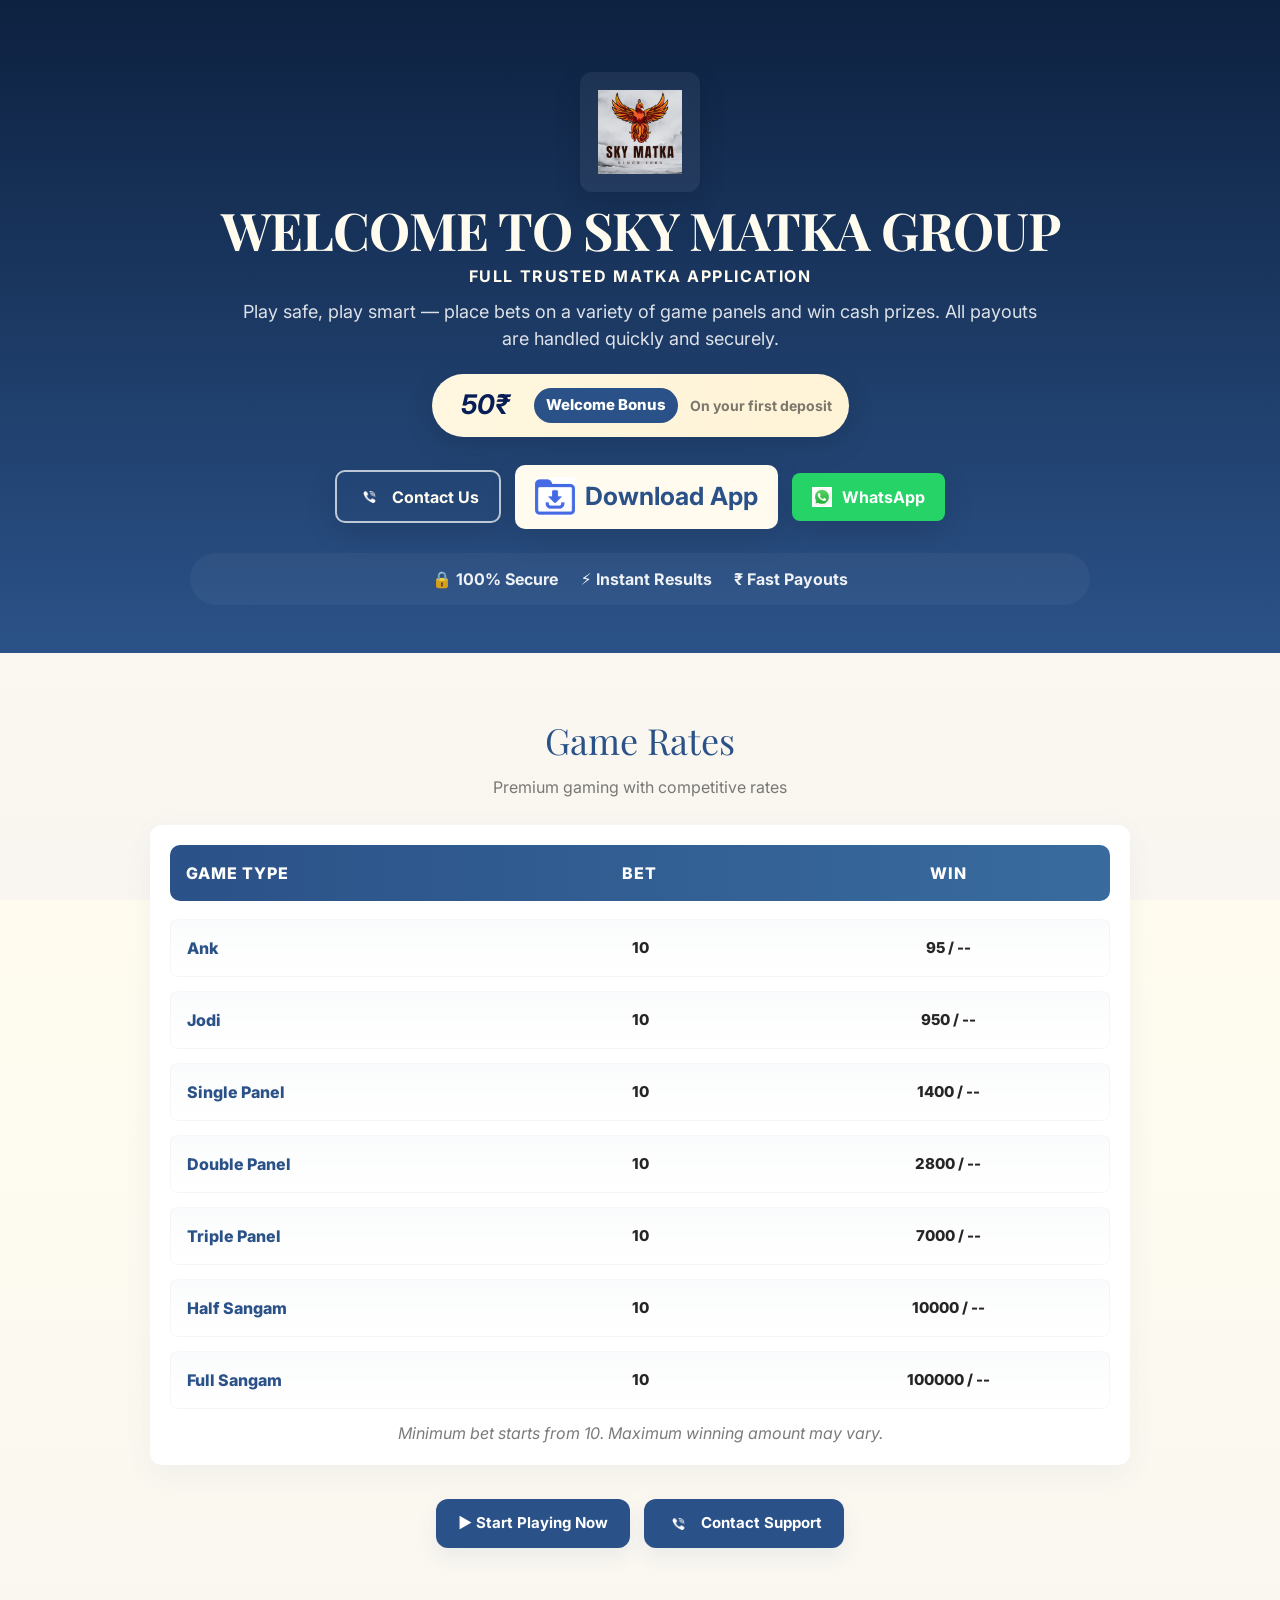
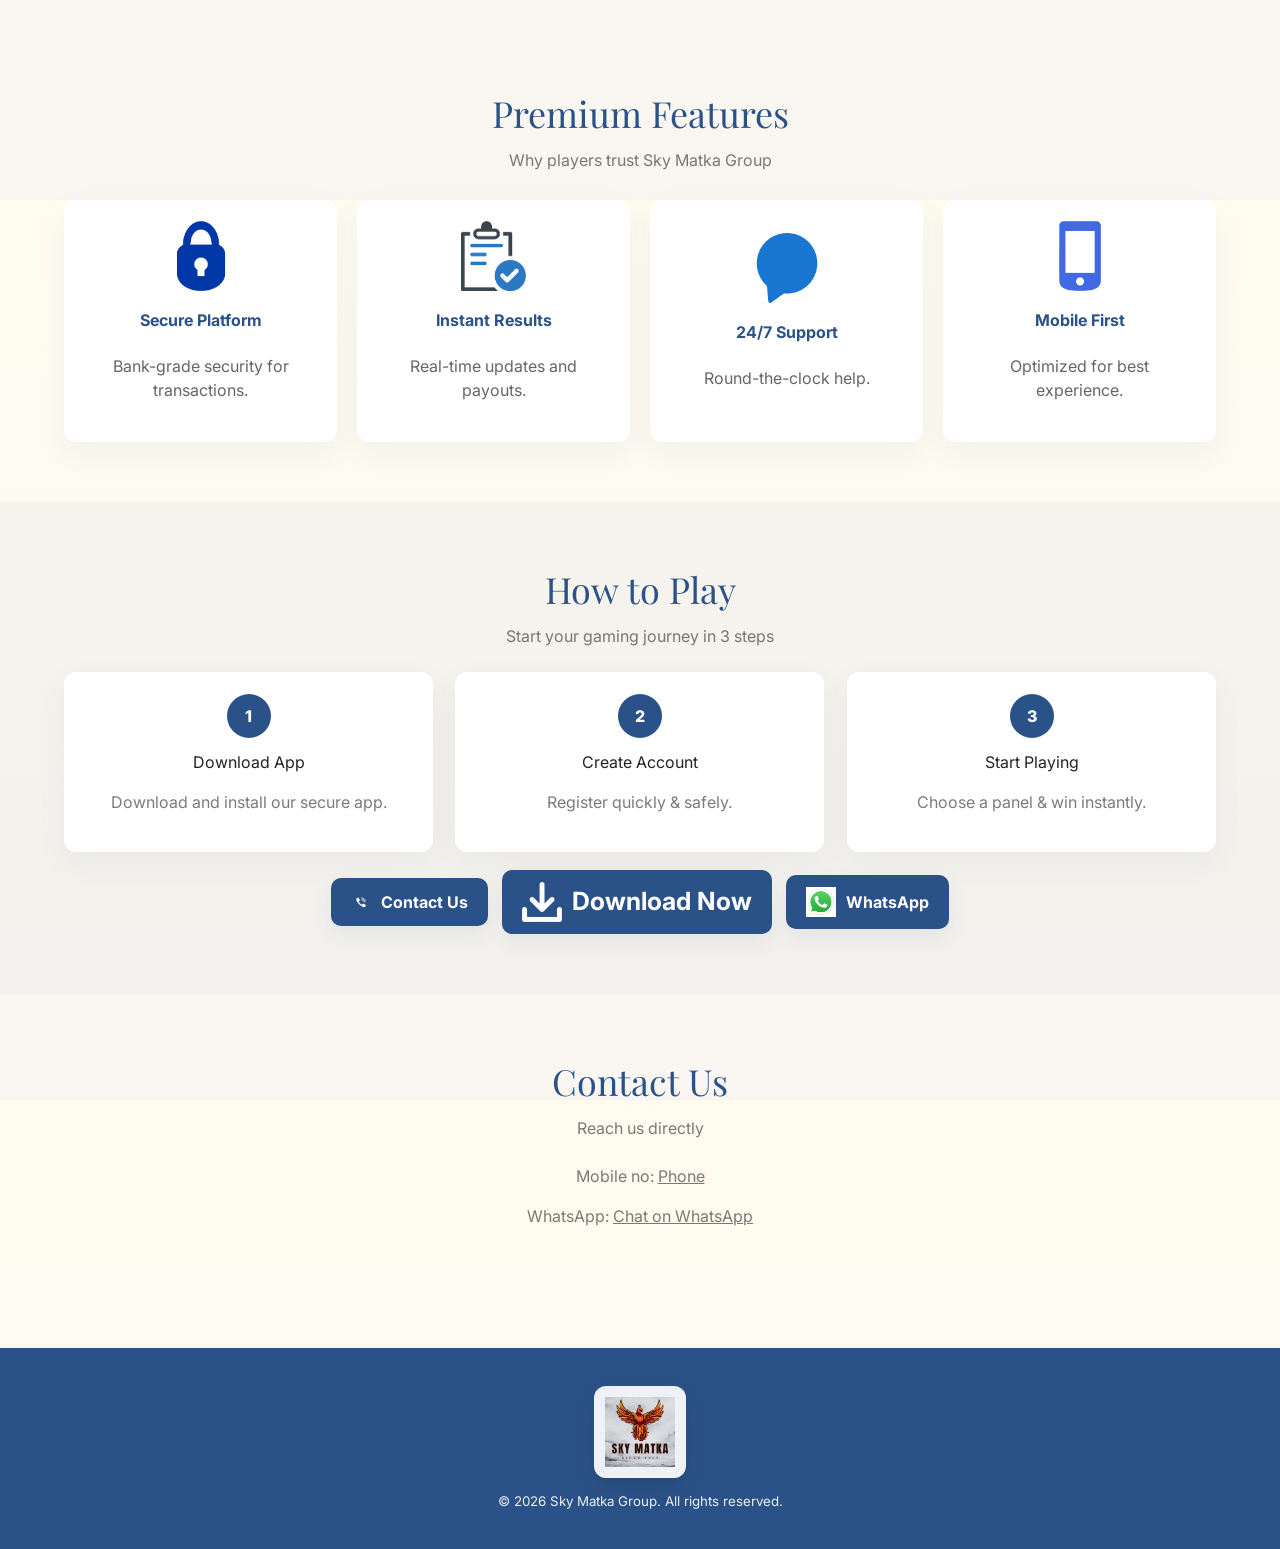
<file: index.html>
<!doctype html>
<html lang="en">
<head>
  <meta charset="utf-8" />
  <meta name="viewport" content="width=device-width,initial-scale=1" />
  <title>Sky Matka Group — Play & Win</title>

  <link rel="shortcut icon" href="public/favicon.ico" type="image/x-icon">
  <link rel="icon" href="public/favicon.ico" type="image/x-icon">

  <!-- Fonts -->
  <link href="https://fonts.googleapis.com/css2?family=Playfair+Display:wght@600;700;900&family=Inter:wght@300;400;600&display=swap" rel="stylesheet">
  <link rel="stylesheet" href="styles.css">
</head>
<body>

  <!-- HERO -->
  <header>
    <div class="container">
      <div class="logo-box" aria-hidden="true">
        <img src="public/logo.png" alt="logo" width="120" height="120">
      </div>

      <h1>WELCOME TO SKY MATKA GROUP</h1>
      <div class="tag">FULL TRUSTED MATKA APPLICATION</div>

      <p class="hero-sub">
        Play safe, play smart — place bets on a variety of game panels and win cash prizes.
        All payouts are handled quickly and securely.
      </p>

      <div>
        <div class="bonus-pill">
          <div class="bonus-value">50₹</div>
          <div class="amount">Welcome Bonus</div>
          <div class="muted small">On your first deposit</div>
        </div>
      </div>

      <div class="cta-row">
        <a class="btn secondary" href="#contact"><img src="public/contac.png" alt="contact" width="25" height="25"> Contact Us</a>

        <!-- All downloads point to the same APK inside /public -->
        <a class="btn download-btn" style="font-size:25px;" href="https://github.com/AnuragGupta181/matka/releases/download/v1/sky_matka.apk" id="hero-download">
          <img src="public/download.png" alt="download" width="40" height="40"> Download App
        </a>

        <!-- WhatsApp -->
        <a class="btn whatsapp" href="https://wa.me/9376462470" rel="noopener" id="hero-whatsapp">
          <img src="public/what.png" alt="WhatsApp" width="20" height="20" aria-hidden="true"> WhatsApp
        </a>
      </div>

      <div class="info-pill" aria-hidden="true">
        <div class="info-item">🔒 100% Secure</div>
        <div class="info-item">⚡ Instant Results</div>
        <div class="info-item">₹ Fast Payouts</div>
      </div>
    </div>
  </header>

  <!-- RATES -->
  <section id="rates" class="section">
    <div class="container">
      <div class="title">Game Rates</div>
      <div class="subtitle">Premium gaming with competitive rates</div>

      <div class="rates-card">
        <div class="rates-head" aria-hidden="true">
          <div>Game Type</div>
          <div class="center">Bet</div>
          <div class="center">Win</div>
        </div>

        <div class="rates-body" role="list">
          <div class="rate-row" role="listitem">
            <div class="rate-type">Ank</div>
            <div class="rate-amount center">10</div>
            <div class="rate-amount center">95 / --</div>
          </div>

          <div class="rate-row" role="listitem">
            <div class="rate-type">Jodi</div>
            <div class="rate-amount center">10</div>
            <div class="rate-amount center">950 / --</div>
          </div>

          <div class="rate-row" role="listitem">
            <div class="rate-type">Single Panel</div>
            <div class="rate-amount center">10</div>
            <div class="rate-amount center">1400 / --</div>
          </div>

          <div class="rate-row" role="listitem">
            <div class="rate-type">Double Panel</div>
            <div class="rate-amount center">10</div>
            <div class="rate-amount center">2800 / --</div>
          </div>

          <div class="rate-row" role="listitem">
            <div class="rate-type">Triple Panel</div>
            <div class="rate-amount center">10</div>
            <div class="rate-amount center">7000 / --</div>
          </div>

          <div class="rate-row" role="listitem">
            <div class="rate-type">Half Sangam</div>
            <div class="rate-amount center">10</div>
            <div class="rate-amount center">10000 / --</div>
          </div>

          <div class="rate-row" role="listitem">
            <div class="rate-type">Full Sangam</div>
            <div class="rate-amount center">10</div>
            <div class="rate-amount center">100000 / --</div>
          </div>
        </div>

        <div class="note">Minimum bet starts from 10. Maximum winning amount may vary.</div>
      </div>

      <div class="big-cta">
        <a class="btn download-btn" href="https://github.com/AnuragGupta181/matka/releases/download/v1/sky_matka.apk" id="rates-download">▶ Start Playing Now</a>
        <a class="btn secondary" href="#contact"><img src="public/contac.png" alt="contact" width="25" height="25"> Contact Support</a>
      </div>
    </div>
  </section>

  <!-- FEATURES -->
  <section class="section">
    <div class="container">
      <div class="title">Premium Features</div>
      <div class="subtitle">Why players trust Sky Matka Group</div>

      <div class="features-grid">
        <div class="feature">
          <div class="icon"><img src="public/lock.png" alt="Secure Platform" width="70" height="70"></div>
          <h4>Secure Platform</h4>
          <p>Bank-grade security for transactions.</p>
        </div>

        <div class="feature">
          <div class="icon"><img src="public/result.png" alt="Instant Results" width="70" height="70"></div>
          <h4>Instant Results</h4>
          <p>Real-time updates and payouts.</p>
        </div>

        <div class="feature">
          <div class="icon"><img src="public/chat.png" alt="24/7 Support" width="70" height="70"></div>
          <h4>24/7 Support</h4>
          <p>Round-the-clock help.</p>
        </div>

        <div class="feature">
          <div class="icon"><img src="public/phone.png" alt="Mobile First" width="70" height="70"></div>
          <h4>Mobile First</h4>
          <p>Optimized for best experience.</p>
        </div>
      </div>
    </div>
  </section>

  <!-- HOW TO PLAY -->
  <section class="section" style="background: rgba(43,82,136,0.03)">
    <div class="container">
      <div class="title">How to Play</div>
      <div class="subtitle">Start your gaming journey in 3 steps</div>

      <div class="steps">
        <div class="step">
          <div class="num">1</div>
          <div class="step-title">Download App</div>
          <p class="muted">Download and install our secure app.</p>
        </div>

        <div class="step">
          <div class="num">2</div>
          <div class="step-title">Create Account</div>
          <p class="muted">Register quickly & safely.</p>
        </div>

        <div class="step">
          <div class="num">3</div>
          <div class="step-title">Start Playing</div>
          <p class="muted">Choose a panel & win instantly.</p>
        </div>
      </div>

      <div class="cta-row">
        <a class="btn secondary" href="#contact"><img src="public/contac.png" alt="contact" width="20" height="20"> Contact Us</a>

        <a class="btn download-btn" style="font-size:25px;" href="https://github.com/AnuragGupta181/matka/releases/download/v1/sky_matka.apk">
          <img src="public/images-removebg-preview.png" alt="Download" width="40" height="40"> Download Now
        </a>

        <a class="btn ghost whatsapp" href="https://wa.me/9376462470">
          <img src="public/what.png" alt="WhatsApp" width="30" height="30" aria-hidden="true"> WhatsApp
        </a>
      </div>
    </div>
  </section>

  <!-- CONTACT SECTION -->
  <section id="contact" class="section">
    <div class="container">
      <div class="title">Contact Us</div>
      <div class="subtitle">Reach us directly</div>

      <div style="max-width:720px;margin:0 auto;text-align:center">
        <p class="muted">Mobile no: <a href="tel:9376462470" class="link-phone" rel="noopener">Phone</a></p>
        <p class="muted">WhatsApp: <a href="https://wa.me/9376462470" target="_blank" rel="noopener" class="link-whatsapp">Chat on WhatsApp</a></p>
      </div>
    </div>
  </section>

  <!-- FOOTER -->
  <footer>
    <div class="container foot-inner">
      <div class="footer-logo" aria-hidden="true">
        <img src="public/logo.png" alt="logo" width="70" height="70">
      </div>
      <small>© <span id="year"></span> Sky Matka Group. All rights reserved.</small>
    </div>
  </footer>

  <script src="app.js"></script>
</body>
</html>
</file>
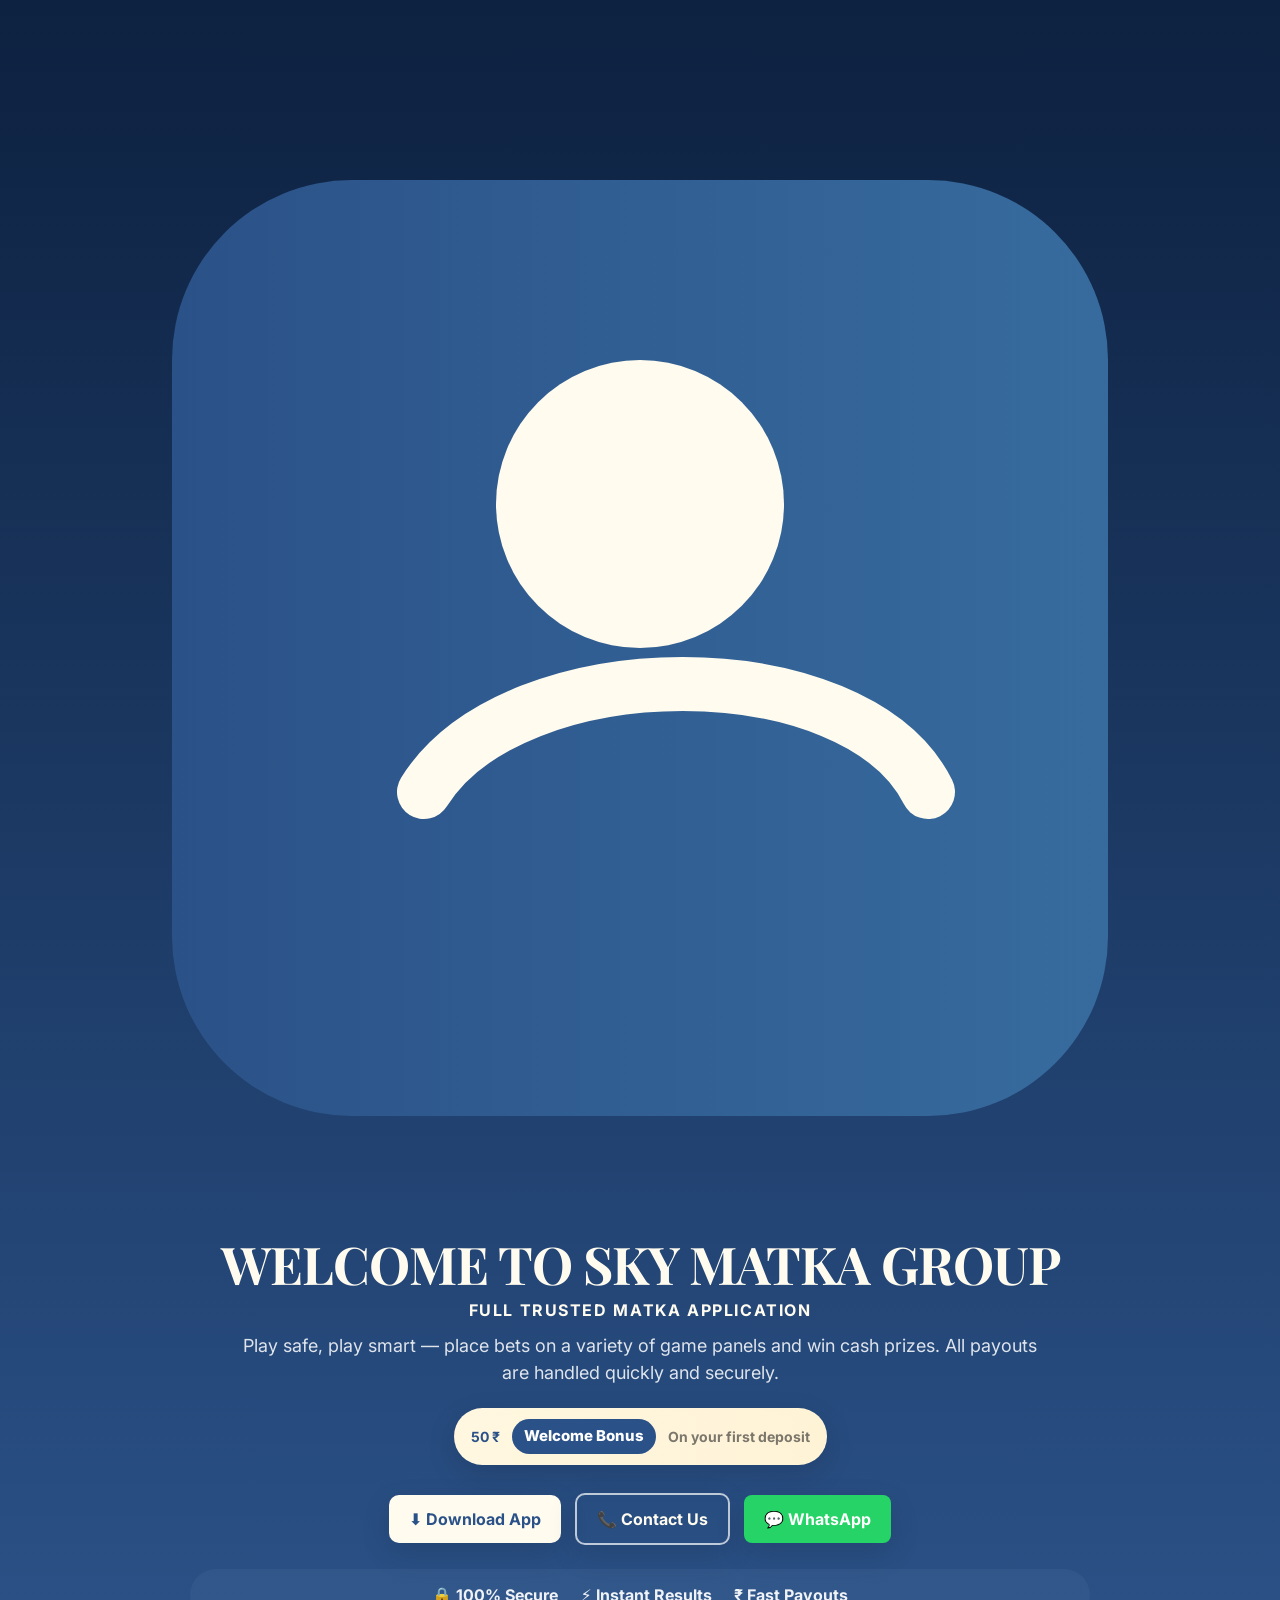
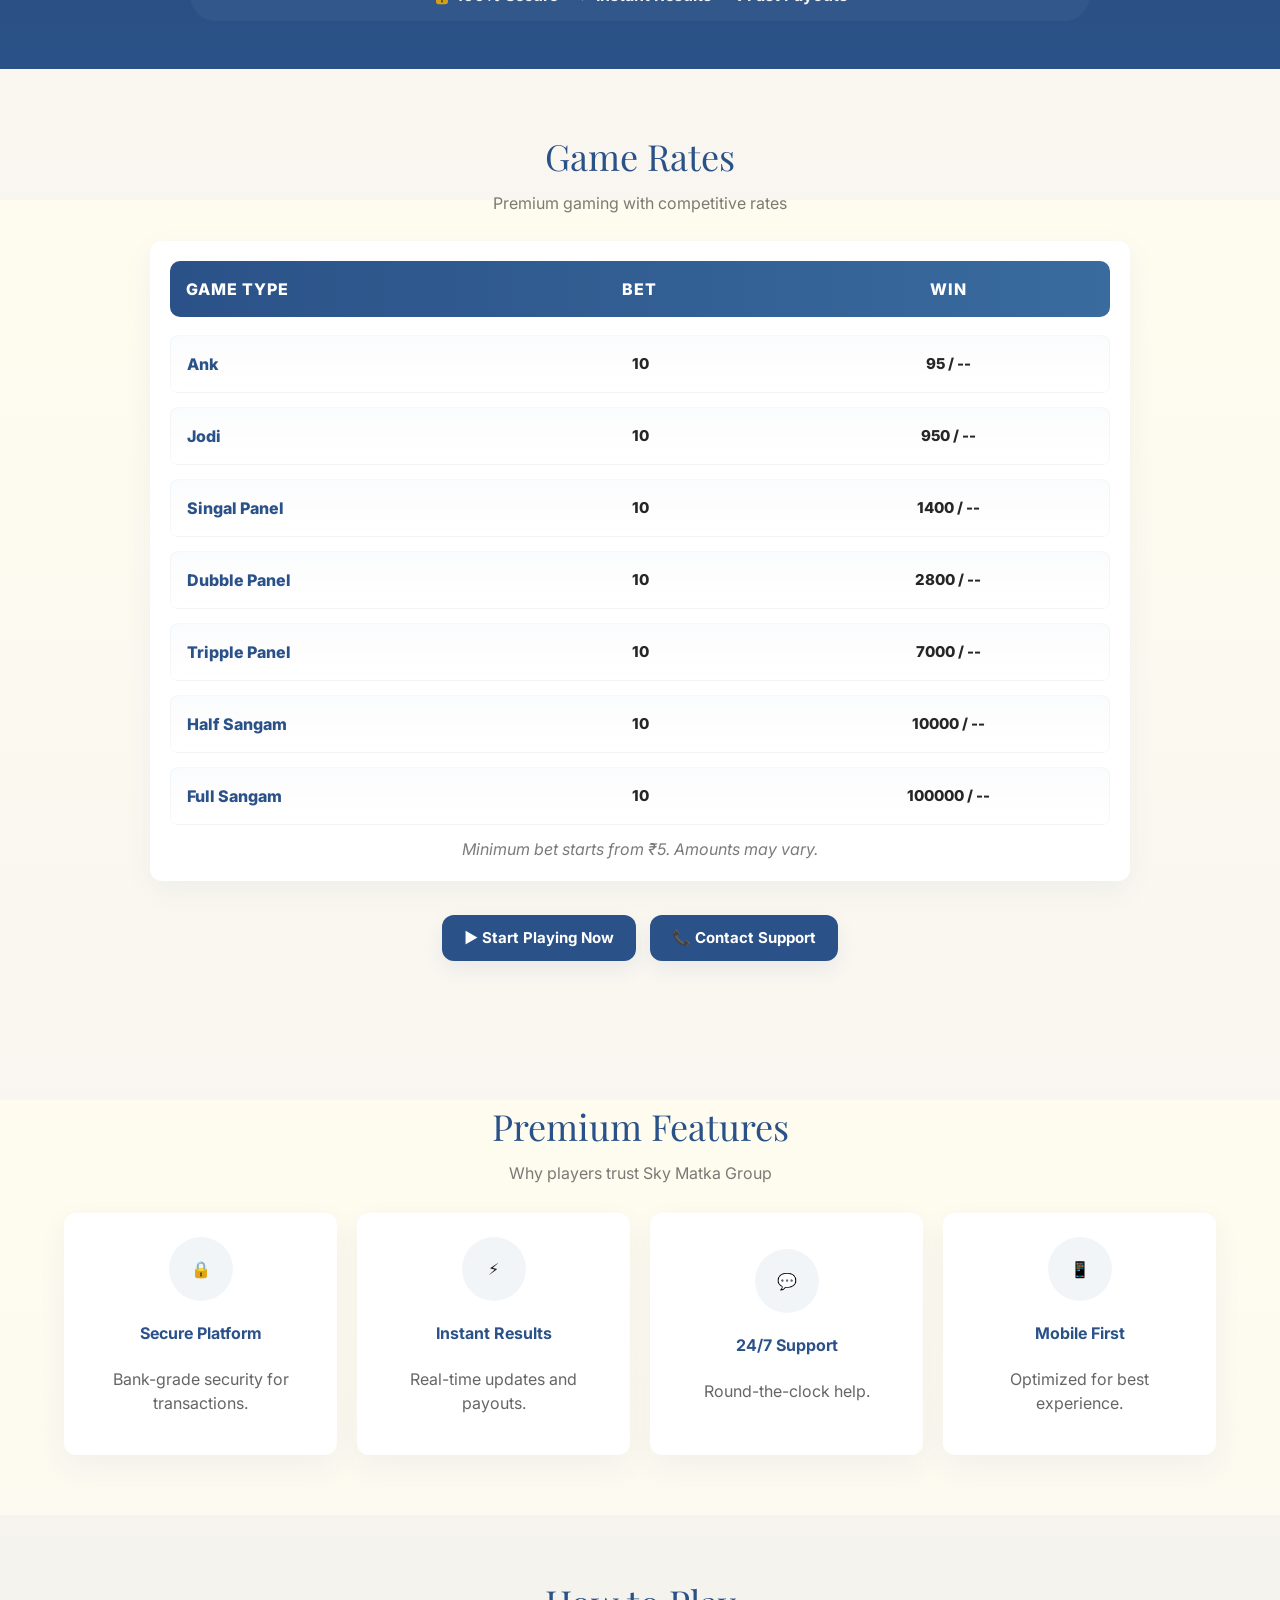
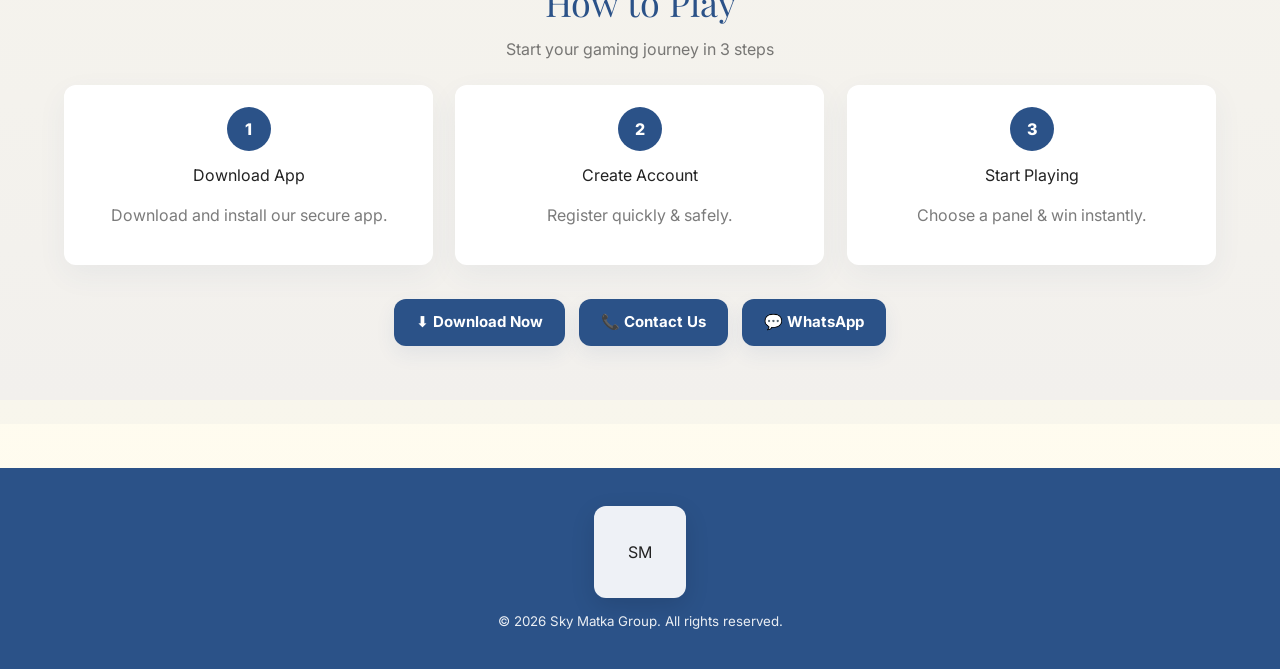
<file: main.html>
<!doctype html>
<html lang="en">
<head>
  <meta charset="utf-8" />
  <meta name="viewport" content="width=device-width,initial-scale=1" />
  <title>Sky Matka Group — Play & Win</title>

  <!-- Fonts: royal heading + clean body -->
  <link href="https://fonts.googleapis.com/css2?family=Playfair+Display:wght@600;700;900&family=Inter:wght@300;400;600&display=swap" rel="stylesheet">

  <link rel="stylesheet" href="styles.css">
</head>
<body>

  <!-- HERO -->
  <header>
    <div class="container">
      <div class="logo-circle" aria-hidden="true">
        <svg viewBox="0 0 64 64" xmlns="http://www.w3.org/2000/svg" role="img" aria-label="logo">
          <defs>
            <linearGradient id="g1" x1="0" x2="1">
              <stop offset="0" stop-color="#2B5288"/>
              <stop offset="1" stop-color="#376B9E"/>
            </linearGradient>
          </defs>
          <rect x="6" y="6" width="52" height="52" rx="10" fill="url(#g1)"/>
          <path d="M20 40c5-8 24-8 28 0" fill="none" stroke="#FFFCEF" stroke-width="3" stroke-linecap="round"/>
          <circle cx="32" cy="24" r="8" fill="#FFFCEF"/>
        </svg>
      </div>

      <h1>WELCOME TO SKY MATKA GROUP</h1>
      <div class="tag">FULL TRUSTED MATKA APPLICATION</div>
      <p class="hero-sub">Play safe, play smart — place bets on a variety of game panels and win cash prizes. All payouts are handled quickly and securely.</p>

      <div>
        <div class="bonus-pill">
          <div style="font-size:14px">50 ₹</div>
          <div class="amount">Welcome Bonus</div>
          <div class="muted" style="font-size:14px">On your first deposit</div>
        </div>
      </div>

      <div class="cta-row">
        <a class="btn" href="#rates">⬇ Download App</a>
        <a class="btn secondary" href="#contact">📞 Contact Us</a>
        <a class="btn ghost" href="https://wa.me/">💬 WhatsApp</a>
      </div>

      <div class="info-pill">
        <div class="info-item">🔒 100% Secure</div>
        <div class="info-item">⚡ Instant Results</div>
        <div class="info-item">₹ Fast Payouts</div>
      </div>
    </div>
  </header>

  <section id="rates" class="section">
    <div class="container">
      <div class="title">Game Rates</div>
      <div class="subtitle">Premium gaming with competitive rates</div>

      <div class="rates-card">
        <div class="rates-head">
          <div>Game Type</div>
          <div class="center">Bet</div>
          <div class="center">Win</div>
        </div>

        <div class="rates-body">
          <div class="rate-row"><div class="rate-type">Ank</div><div class="rate-amount center">10</div><div class="rate-amount center">95 / --</div></div>
          <div class="rate-row"><div class="rate-type">Jodi</div><div class="rate-amount center">10</div><div class="rate-amount center">950 / --</div></div>
          <div class="rate-row"><div class="rate-type">Singal Panel</div><div class="rate-amount center">10</div><div class="rate-amount center">1400 / --</div></div>
          <div class="rate-row"><div class="rate-type">Dubble Panel</div><div class="rate-amount center">10</div><div class="rate-amount center">2800 / --</div></div>
          <div class="rate-row"><div class="rate-type">Tripple Panel</div><div class="rate-amount center">10</div><div class="rate-amount center">7000 / --</div></div>
          <div class="rate-row"><div class="rate-type">Half Sangam</div><div class="rate-amount center">10</div><div class="rate-amount center">10000 / --</div></div>
          <div class="rate-row"><div class="rate-type">Full Sangam</div><div class="rate-amount center">10</div><div class="rate-amount center">100000 / --</div></div>
        </div>

        <div class="note">Minimum bet starts from ₹5. Amounts may vary.</div>
      </div>

      <div class="big-cta">
        <a class="btn" href="#download">▶ Start Playing Now</a>
        <a class="btn secondary" href="#contact">📞 Contact Support</a>
      </div>
    </div>
  </section>

  <section class="section">
    <div class="container">
      <div class="title">Premium Features</div>
      <div class="subtitle">Why players trust Sky Matka Group</div>

      <div class="features-grid">
        <div class="feature"><div class="icon">🔒</div><h4>Secure Platform</h4><p>Bank-grade security for transactions.</p></div>
        <div class="feature"><div class="icon">⚡</div><h4>Instant Results</h4><p>Real-time updates and payouts.</p></div>
        <div class="feature"><div class="icon">💬</div><h4>24/7 Support</h4><p>Round-the-clock help.</p></div>
        <div class="feature"><div class="icon">📱</div><h4>Mobile First</h4><p>Optimized for best experience.</p></div>
      </div>
    </div>
  </section>

  <section class="section" style="background: rgba(43,82,136,0.03)">
    <div class="container">
      <div class="title">How to Play</div>
      <div class="subtitle">Start your gaming journey in 3 steps</div>

      <div class="steps">
        <div class="step"><div class="num">1</div><div class="step-title">Download App</div><p class="muted">Download and install our secure app.</p></div>
        <div class="step"><div class="num">2</div><div class="step-title">Create Account</div><p class="muted">Register quickly & safely.</p></div>
        <div class="step"><div class="num">3</div><div class="step-title">Start Playing</div><p class="muted">Choose a panel & win instantly.</p></div>
      </div>

      <div class="big-cta">
        <a class="btn" href="#download">⬇ Download Now</a>
        <a class="btn secondary" href="#contact">📞 Contact Us</a>
        <a class="btn ghost" href="https://wa.me/">💬 WhatsApp</a>
      </div>
    </div>
  </section>

  <footer>
    <div class="container foot-inner">
      <div class="footer-logo">SM</div>
      <small>© <span id="year"></span> Sky Matka Group. All rights reserved.</small>
    </div>
  </footer>

  <script src="app.js"></script>
</body>
</html>
</file>
<file: styles.css>
/* ============================
   Styles — final integrated
   ============================ */

:root{
  --ivory: #FFFCEF;
  --royal-hex: #2B5288;
  --royal-dark: #0D2140;
  --muted: rgba(43,82,136,0.15);
  --card-shadow: 0 10px 30px rgba(43,82,136,0.06);
  --success: #2DBE6B;
  --white: #ffffff;
}

*{box-sizing:border-box}
html,body{height:100%}
body{
  margin:0;
  font-family: "Inter", system-ui, -apple-system, "Segoe UI", Roboto, "Helvetica Neue", Arial;
  background: linear-gradient(180deg, var(--ivory) 0%, #F9F6F1 100%);
  color:#222;
  -webkit-font-smoothing:antialiased;
  -moz-osx-font-smoothing:grayscale;
  line-height:1.5;
}

.container{max-width:1200px;margin:0 auto;padding:0 24px}

/* ----------------------------
   HERO
   ---------------------------- */
header{
  background: linear-gradient(0deg, var(--royal-hex) 0%, var(--royal-dark) 100%);
  padding:72px 0 48px;
  text-align:center;
  position:relative;
  overflow:hidden;
}

/* logo (square with 12px radius) */
.logo-box{width:120px;height:120px;border-radius:12px;background:rgba(255,255,255,0.06);margin:0 auto 12px;display:flex;align-items:center;justify-content:center;box-shadow:0 8px 28px rgba(0,0,0,0.12)}
.logo-box img{width:84px;height:84px;object-fit:contain;display:block}

/* headings */
h1{font-family:"Playfair Display",serif;font-weight:700;font-size:52px;margin:8px 0;color:var(--ivory);letter-spacing:-1px;line-height:1}
.tag{color:var(--ivory);font-weight:700;letter-spacing:1.6px;margin-top:8px}
.hero-sub{max-width:820px;margin:10px auto 12px;color:rgba(255,255,255,0.85);font-size:18px}

/* bonus pill */
.bonus-pill{display:inline-flex;align-items:center;gap:12px;background:linear-gradient(90deg,#fff7e0,#fff3d6);border:1px solid rgba(255,255,255,0.06);padding:10px 16px;border-radius:34px;box-shadow:0 10px 30px rgba(0,0,0,0.12);margin:10px 0;font-weight:700;color:var(--royal-hex)}
.bonus-value{font-size:27px;font-style:italic;padding:0 12px;color:rgb(7,29,88)}
.bonus-pill .amount{background:var(--royal-hex);color:white;padding:6px 12px;border-radius:18px;font-weight:800;font-size:15px}
.small{font-size:14px}

/* ----------------------------
   CTA Buttons (global but hero variations)
   ---------------------------- */
.btn{
  display:inline-flex;align-items:center;gap:10px;padding:12px 20px;border-radius:10px;background:var(--royal-hex);color:white;border:0;font-weight:700;text-decoration:none;cursor:pointer;box-shadow:0 8px 20px rgba(43,82,136,0.08);transition:transform .16s cubic-bezier(.2,.9,.3,1),box-shadow .16s ease;
}

/* Hero-specific: make buttons light for contrast */
header .btn{
  background: var(--ivory);
  color: var(--royal-hex);
  box-shadow: 0 10px 30px rgba(0,0,0,0.12);
}

/* secondary/outlined hero button */
header .btn.secondary{
  background: transparent;
  border: 2px solid rgba(255,255,255,0.7);
  color: var(--ivory);
}

/* WhatsApp / ghost variations */
header .btn.ghost,
header .btn.whatsapp{
  background: #25D366;
  color: #fff;
  border: 0;
  border-radius:8px; /* smaller radius per spec */
}

.btn:hover{transform:scale(1.05)}
.btn:active{transform:translateY(1px) scale(1.03)}

/* info pill */
.info-pill{margin:24px auto 0;display:flex;gap:22px;align-items:center;justify-content:center;padding:14px 18px;background:rgba(255,255,255,0.04);border-radius:40px;max-width:900px}
.info-item{display:flex;align-items:center;gap:10px;color:rgba(255,255,255,0.92);font-weight:700}

/* CTA ROW: responsive grid (3 / 2 / 1) */
.cta-row{
  display:grid;
  grid-template-columns: repeat(3, auto);
  gap:14px;
  justify-content:center;
  align-items:center;
  margin-top:18px;
}

@media (max-width: 900px){
  .cta-row{ grid-template-columns: repeat(2, auto); }
}
@media (max-width: 600px){
  .cta-row{ grid-template-columns: 1fr; width:100%; }
  .cta-row .btn{ justify-content:center; width:100%; }
}

/* ----------------------------
   SECTIONS / TITLES
   ---------------------------- */
.section{padding:60px 0} /* Even medium padding (chosen) */
.section .title{text-align:center;margin-bottom:8px;font-family:"Playfair Display",serif;font-size:36px;color:var(--royal-hex)}
.section .subtitle{text-align:center;color:rgba(35,35,35,0.6);margin-bottom:24px}

/* ----------------------------
   RATES CARD (keep 3 columns always)
   ---------------------------- */
.rates-card{background:white;border-radius:12px;padding:20px;box-shadow:var(--card-shadow);max-width:980px;margin:26px auto}
.rates-head{display:grid;grid-template-columns:repeat(3,1fr);gap:18px;background:linear-gradient(90deg,var(--royal-hex), #396b9e);color:white;padding:16px;border-radius:10px;font-weight:800;text-transform:uppercase;letter-spacing:1px}
.rates-body{display:flex;flex-direction:column;gap:14px;margin-top:18px}

/* each row keeps 3 columns */
.rate-row{display:grid;grid-template-columns:repeat(3,1fr);gap:18px;padding:16px;border-radius:8px;align-items:center;border:1px solid rgba(43,82,136,0.04);background: linear-gradient(180deg, rgba(43,82,136,0.02), transparent);opacity:0;transform:translateX(-28px);transition:opacity .6s ease, transform .6s cubic-bezier(.2,.9,.3,1)}
.rate-row.revealed{opacity:1;transform:translateX(0)}

.rate-type{font-weight:800;color:var(--royal-hex);font-size:16px}
.rate-amount{font-weight:800;color:rgba(0,0,0,0.85);font-size:15px}
.rate-row .center{ text-align:center; }

/* On very small screens we keep 3 columns but allow smaller gaps */
@media (max-width:420px){
  .rate-row{gap:8px;padding:12px}
  .rate-type{font-size:14px}
  .rate-amount{font-size:14px}
}

/* note */
.note{font-style:italic;color:rgba(35,35,35,0.6);text-align:center;margin-top:12px}

/* ----------------------------
   FEATURES / STEPS / BIG CTA
   ---------------------------- */
.features-grid{display:grid;grid-template-columns:repeat(4,1fr);gap:20px;margin-top:28px}
.feature{background:white;padding:24px;border-radius:12px;text-align:center;box-shadow:var(--card-shadow);min-height:200px;display:flex;flex-direction:column;align-items:center;justify-content:center;opacity:0;transform:translateY(20px);transition:opacity .6s ease, transform .6s cubic-bezier(.2,.9,.3,1)}
.feature.revealed{opacity:1;transform:translateY(0)}
.feature .icon{width:64px;height:64px;border-radius:50%;display:flex;align-items:center;justify-content:center;background:rgba(43,82,136,0.06);margin-bottom:12px}
.feature h4{margin:8px 0 6px;color:var(--royal-hex)}
.feature p{color:rgba(35,35,35,0.7)}

.steps{display:grid;grid-template-columns:repeat(3,1fr);gap:22px;margin-top:18px}
.step{background:white;border-radius:12px;padding:22px;text-align:center;box-shadow:var(--card-shadow);opacity:0;transform:translateY(20px);transition:opacity .6s ease, transform .6s cubic-bezier(.2,.9,.3,1)}
.step.revealed{opacity:1;transform:translateY(0)}
.step .num{width:44px;height:44px;border-radius:44px;background:var(--royal-hex);color:white;display:inline-flex;align-items:center;justify-content:center;font-weight:800;margin-bottom:12px}

.big-cta{margin:34px auto 18px;display:flex;justify-content:center;gap:14px}
.big-cta .btn{padding:12px 22px;border-radius:12px;font-size:15px}

/* footer: square logo with 12px radius, tightened spacing */
footer{
  background: var(--royal-hex);
  padding:38px 0;
  margin-top:44px;
}
footer .foot-inner{display:flex;align-items:center;justify-content:center;gap:14px;flex-direction:column}
footer small{color:rgba(255,255,255,0.9)}

.footer-logo{
  width:92px;height:92px;border-radius:12px;background:rgba(255,255,255,0.92);display:flex;align-items:center;justify-content:center;padding:6px;box-shadow:0 8px 24px rgba(0,0,0,0.12)
}
.footer-logo img{width:70px;height:70px;object-fit:contain}

/* utilities */
.reveal { will-change:opacity, transform }
.muted{color:rgba(35,35,35,0.6)}
.center{text-align:center}
.link-phone, .link-whatsapp{color:inherit;text-decoration:underline}

/* Responsive tweaks */
@media (max-width: 1024px){
  h1{font-size:44px}
  .features-grid{grid-template-columns:repeat(2,1fr)}
  .section{padding:48px 0}
  .container{padding:0 18px}
}
@media (max-width: 780px){
  .features-grid{grid-template-columns:1fr}
  .steps{grid-template-columns:1fr}
  .hero-sub{font-size:16px;padding:0 18px}
  h1{font-size:36px}
  .logo-box{width:96px;height:96px}
  .bonus-pill{padding:10px 14px}
}
</file>
